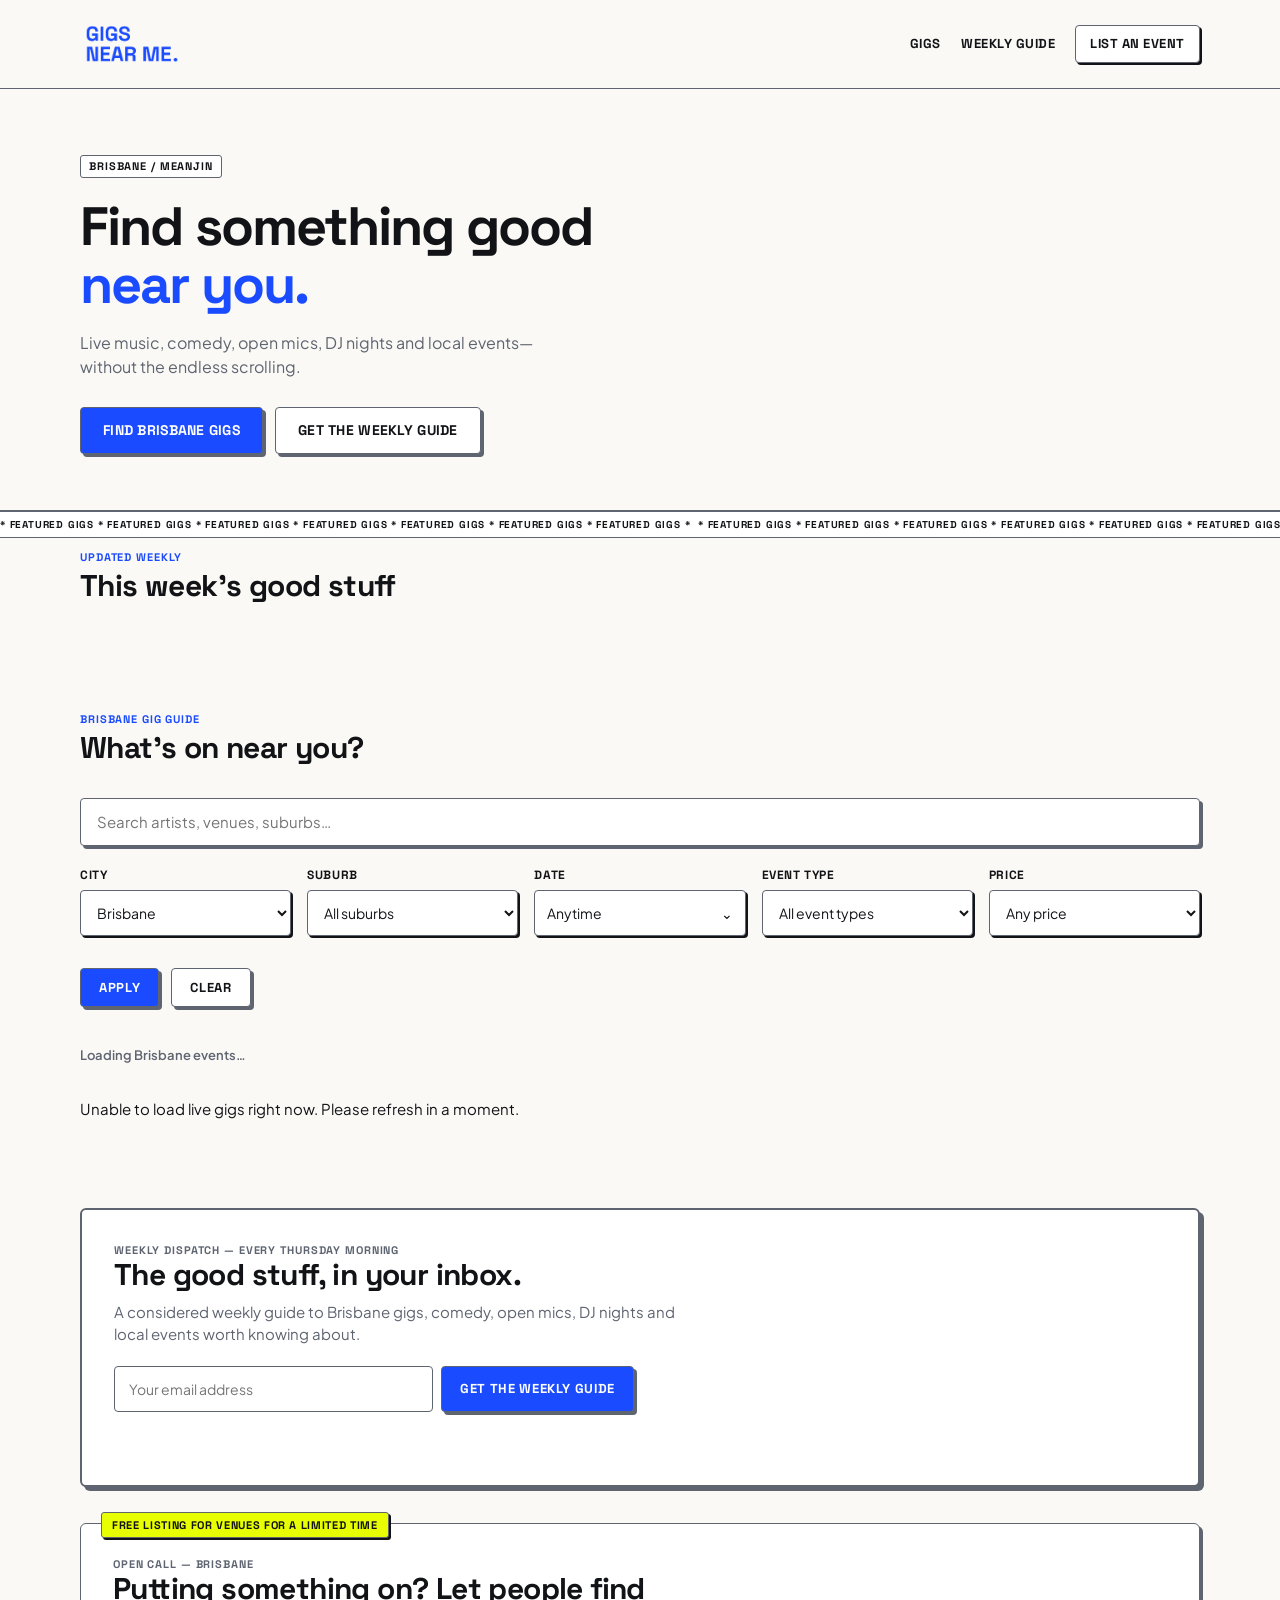
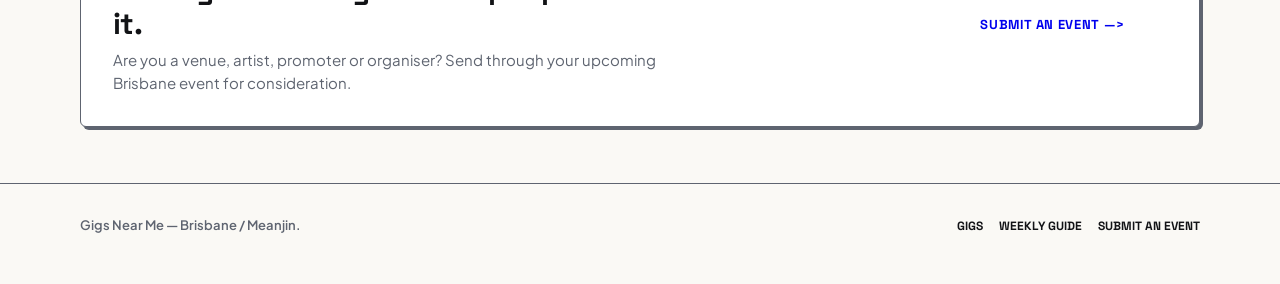
<file: index.html>
<!DOCTYPE html>
<html lang="en">
<head>
  <meta charset="UTF-8">
  <meta name="viewport" content="width=device-width, initial-scale=1.0">

  <title>Gigs Near Me — Brisbane events, gigs and comedy</title>
  <meta
    name="description"
    content="Find live music, comedy, open mics, DJ nights and local events in Brisbane."
  >

  <link rel="preconnect" href="https://fonts.googleapis.com">
  <link rel="preconnect" href="https://fonts.gstatic.com" crossorigin>
  <link
    href="https://fonts.googleapis.com/css2?family=Plus+Jakarta+Sans:wght@400;500;600&family=Space+Grotesk:wght@600;700&display=swap"
    rel="stylesheet"
  >

  <link rel="stylesheet" href="style.css">
</head>

<body>
  <header class="site-header">
    <div class="container nav-inner">
      <a href="#top" class="brand-link" aria-label="Gigs Near Me home">
        <img
          src="./assets/GNM_Logo_Cobalt.png"
          alt="Gigs Near Me"
          class="site-logo"
        >
      </a>

      <nav class="nav-links" aria-label="Main navigation">
        <a href="#events">Gigs</a>
        <a href="#newsletter">Weekly guide</a>
        <a href="#submit" class="nav-submit-link">List an event</a>
      </nav>
    </div>
  </header>

  <main id="top">
                <section class="hero">
      <div class="container hero-container">
        <div class="hero-content">
          <span class="section-label">BRISBANE / MEANJIN</span>
          <h1>
            Find something good<br>
            <span>near you.</span>
          </h1>
          <p class="hero-subtitle">
            Live music, comedy, open mics, DJ nights and local events—without the endless scrolling.
          </p>
          <div class="hero-actions">
            <a href="#events" class="btn btn-primary">Find Brisbane gigs</a>
            <a href="#newsletter" class="btn btn-secondary">Get the weekly guide</a>
          </div>
        </div>

        <!-- Hero Utility Tile (Refined Live Guide Pass) -->
      </div>
    </section>

    <section class="marquee-ribbon" aria-label="What Gigs Near Me offers">
  <div class="marquee-track">
    <span>* FEATURED GIGS * FEATURED GIGS * FEATURED GIGS * FEATURED GIGS * FEATURED GIGS * FEATURED GIGS * FEATURED GIGS *&nbsp;</span>
<span>* FEATURED GIGS * FEATURED GIGS * FEATURED GIGS * FEATURED GIGS * FEATURED GIGS * FEATURED GIGS * FEATURED GIGS *&nbsp;</span>
  </div>
</section>

        <!-- 1. FEATURED SECTION (Always visible 3 curated picks) -->
    <section class="featured-section" id="featured">
      <div class="container">
        <div class="section-heading">
          <div>
            <p class="section-kicker">UPDATED WEEKLY</p>
<h2>This week's good stuff</h2>
        </div>

        <!-- Static container for the 3 featured cards -->
        <div id="featured-grid" class="events-grid featured-grid">
          <!-- The 3 featured cards will render here -->
        </div>
      </div>
    </section>

    <!-- 2. ALL GIGS & SEARCH RESULTS -->
    <section class="discovery-section" id="events">
      <div class="container">
        <div class="section-heading" style="margin-top: 16px;">
          <div>
            <p class="section-kicker">BRISBANE GIG GUIDE</p>
            <h2>What’s on near you?</h2>
          </div>
        </div>

        <div class="search-row">
          <label class="visually-hidden" for="event-search">
            Search events
          </label>

          <input
            id="event-search"
            class="event-search"
            type="search"
            placeholder="Search artists, venues, suburbs…"
            autocomplete="off"
          >

        </div>

        <!-- City, suburb, date, event type and price filters -->
<div class="filter-bar" role="search" aria-label="Event filters">

  <div class="filter-group">
    <label for="filter-city">City</label>
    <select id="filter-city" class="filter-select">
      <option value="brisbane">Brisbane</option>
      <option value="melbourne" disabled>Melbourne — Coming soon</option>
      <option value="sydney" disabled>Sydney — Coming soon</option>
    </select>
  </div>

  <div class="filter-group">
    <label for="filter-suburb">Suburb</label>
    <select id="filter-suburb" class="filter-select">
      <option value="all">All suburbs</option>
      <option value="Fortitude Valley">Fortitude Valley</option>
      <option value="West End">West End</option>
      <option value="South Brisbane">South Brisbane</option>
      <option value="Brisbane CBD">Brisbane CBD</option>
      <option value="New Farm">New Farm</option>
      <option value="Teneriffe">Teneriffe</option>
      <option value="Newstead">Newstead</option>
      <option value="Woolloongabba">Woolloongabba</option>
      <option value="Paddington">Paddington</option>
      <option value="Milton">Milton</option>
      <option value="Northside">Northside</option>
      <option value="Inner South">Inner South</option>
      <option value="Bayside / Redlands">Bayside / Redlands</option>
      <option value="Outer Brisbane">Outer Brisbane</option>
    </select>
  </div>

  <div class="filter-group date-picker-wrapper">
    <label for="date-trigger-btn">Date</label>

    <button
      type="button"
      id="date-trigger-btn"
      class="filter-select date-trigger"
      aria-haspopup="dialog"
      aria-expanded="false"
      aria-controls="date-picker-modal"
    >
      <span id="date-trigger-label">Anytime</span>
      <span aria-hidden="true">⌄</span>
    </button>

    <div
      id="date-picker-modal"
      class="date-modal"
      role="dialog"
      aria-labelledby="date-picker-title"
      hidden
    >
      <div class="date-modal-header">
        <h3 id="date-picker-title">When do you want to go?</h3>
        <button
          type="button"
          id="date-modal-close"
          class="modal-close-btn"
          aria-label="Close date picker"
        >×</button>
      </div>

      <div class="date-modal-body">
        <div class="date-presets-panel" aria-label="Date presets">
          <button type="button" class="preset-btn active" data-preset="anytime" aria-pressed="true">
            <span>Anytime</span>
            <span class="preset-count" id="count-anytime">0</span>
          </button>
          <button type="button" class="preset-btn" data-preset="tonight" aria-pressed="false">
            <span>Tonight</span>
            <span class="preset-count" id="count-tonight">0</span>
          </button>
          <button type="button" class="preset-btn" data-preset="tomorrow" aria-pressed="false">
            <span>Tomorrow</span>
            <span class="preset-count" id="count-tomorrow">0</span>
          </button>
          <button type="button" class="preset-btn" data-preset="this-weekend" aria-pressed="false">
            <span>This weekend</span>
            <span class="preset-count" id="count-weekend">0</span>
          </button>
          <button type="button" class="preset-btn" data-preset="this-week" aria-pressed="false">
            <span>This week</span>
            <span class="preset-count" id="count-week">0</span>
          </button>
          <button type="button" class="preset-btn" data-preset="next-7-days" aria-pressed="false">
            <span>Next 7 days</span>
            <span class="preset-count" id="count-7days">0</span>
          </button>
          <button type="button" class="preset-btn" data-preset="next-30-days" aria-pressed="false">
            <span>Next 30 days</span>
            <span class="preset-count" id="count-30days">0</span>
          </button>
        </div>

        <div class="date-calendar-panel">
          <label class="checkbox-label" for="range-toggle-checkbox">
            <input type="checkbox" id="range-toggle-checkbox">
            Choose a date range
          </label>

          <div class="calendar-navigation">
            <button type="button" id="cal-prev-month" class="cal-nav-btn" aria-label="Previous month">←</button>
            <span id="cal-month-label" class="calendar-month-title" aria-live="polite"></span>
            <button type="button" id="cal-next-month" class="cal-nav-btn" aria-label="Next month">→</button>
          </div>

          <div class="calendar-weekdays" aria-hidden="true">
            <span>M</span><span>T</span><span>W</span>
            <span>T</span><span>F</span><span>S</span><span>S</span>
          </div>

          <div id="calendar-days-grid" class="calendar-days-grid"></div>
          <p class="calendar-help">Choose dates up to six months ahead.</p>
        </div>
      </div>

  <div class="date-modal-footer">
  <div aria-live="polite">
    <div id="footer-selection-label">Anytime</div>
    <div id="footer-selection-sub">0 matching gigs</div>
  </div>
  <button type="button" id="date-apply-btn" class="btn btn-primary">Apply</button>
  <button type="button" id="date-clear-btn" class="btn btn-secondary">Clear</button>
</div>
</div>
</div>


  <div class="filter-group">
    <label for="filter-type">Event type</label>
    <select id="filter-type" class="filter-select">
      <option value="all">All event types</option>
      <option value="Live music">Live music</option>
      <option value="DJ nights">DJ nights / electronic</option>
      <option value="Open mic">Open mic</option>
      <option value="Comedy">Comedy</option>
      <option value="Arts / culture">Arts / culture</option>
      <option value="Community events">Community events</option>
    </select>
  </div>

  <div class="filter-group">
    <label for="filter-price">Price</label>
    <select id="filter-price" class="filter-select">
      <option value="all">Any price</option>
      <option value="free">Free</option>
      <option value="under-15">Under AUD 15</option>
      <option value="15-30">AUD 15–30</option>
      <option value="30-50">AUD 30–50</option>
      <option value="50-plus">AUD 50+</option>
    </select>
  </div>

          <div class="filter-actions-row" style="display: flex; gap: 12px; margin-top: 16px; margin-bottom: 2px;">
          <button type="button" id="filter-apply-btn" class="btn btn-primary">Apply</button>
<button type="button" id="filter-clear-btn" class="btn btn-secondary">Clear</button>
        </div>

</div>

        <div class="results-row">
          <p id="events-count-label" aria-live="polite">
            Loading Brisbane events…
          </p>

          <button type="button" id="reset-filters" class="reset-button" hidden>
            Clear filters
          </button>
        </div>

<div id="events-grid" class="event-results">
          <!-- Event cards are created by app.js -->
        </div>
      </div>
    </section>

    <section class="container" id="newsletter">
      <div class="newsletter-section gnm-card">
        <div class="newsletter-copy">
          <p class="section-kicker">WEEKLY DISPATCH — EVERY THURSDAY MORNING</p>
          <h2>The good stuff, in your inbox.</h2>
          <p>
            A considered weekly guide to Brisbane gigs, comedy, open mics, DJ nights and local events worth knowing about.
          </p>
        </div>

        <form id="newsletter-form" novalidate>
          <label class="visually-hidden" for="newsletter-email">
            Your email address
          </label>

          <div class="newsletter-form-row">
            <input
              id="newsletter-email"
              class="gnm-input"
              type="email"
              placeholder="Your email address"
              autocomplete="email"
              required
            >

            <button type="submit" class="btn btn-primary">
              Get the weekly guide
            </button>
          </div>

          <p id="newsletter-feedback" class="form-feedback" aria-live="polite"></p>
        </form>
      </div>
    </section>

    <section class="container" id="submit">
      <div class="submission-section gnm-card">
        <div class="submission-tag">Free listing for venues for a limited time</div>

        <div class="submission-content">
          <p class="section-kicker">OPEN CALL — BRISBANE</p>
          <h2>Putting something on? Let people find it.</h2>
          <p>
            Are you a venue, artist, promoter or organiser? Send through your upcoming Brisbane event for consideration.
          </p>
        </div>

        <!-- Replace this URL with your real Tally or Google Form URL before launch. -->
        <a
          href="https://tally.so"
          class="btn btn-utility"
          target="_blank"
          rel="noopener noreferrer"
        >
          Submit an event —&gt;
        </a>
      </div>
    </section>
  </main>

  <footer>
    <div class="container footer-inner">
      <p>Gigs Near Me — Brisbane / Meanjin.</p>

      <div class="footer-links">
        <a href="#events">Gigs</a>
        <a href="#newsletter">Weekly guide</a>
        <a href="#submit">Submit an event</a>
      </div>
    </div>
  </footer>

  <script src="app.js"></script>
</body>
</html>
</file>
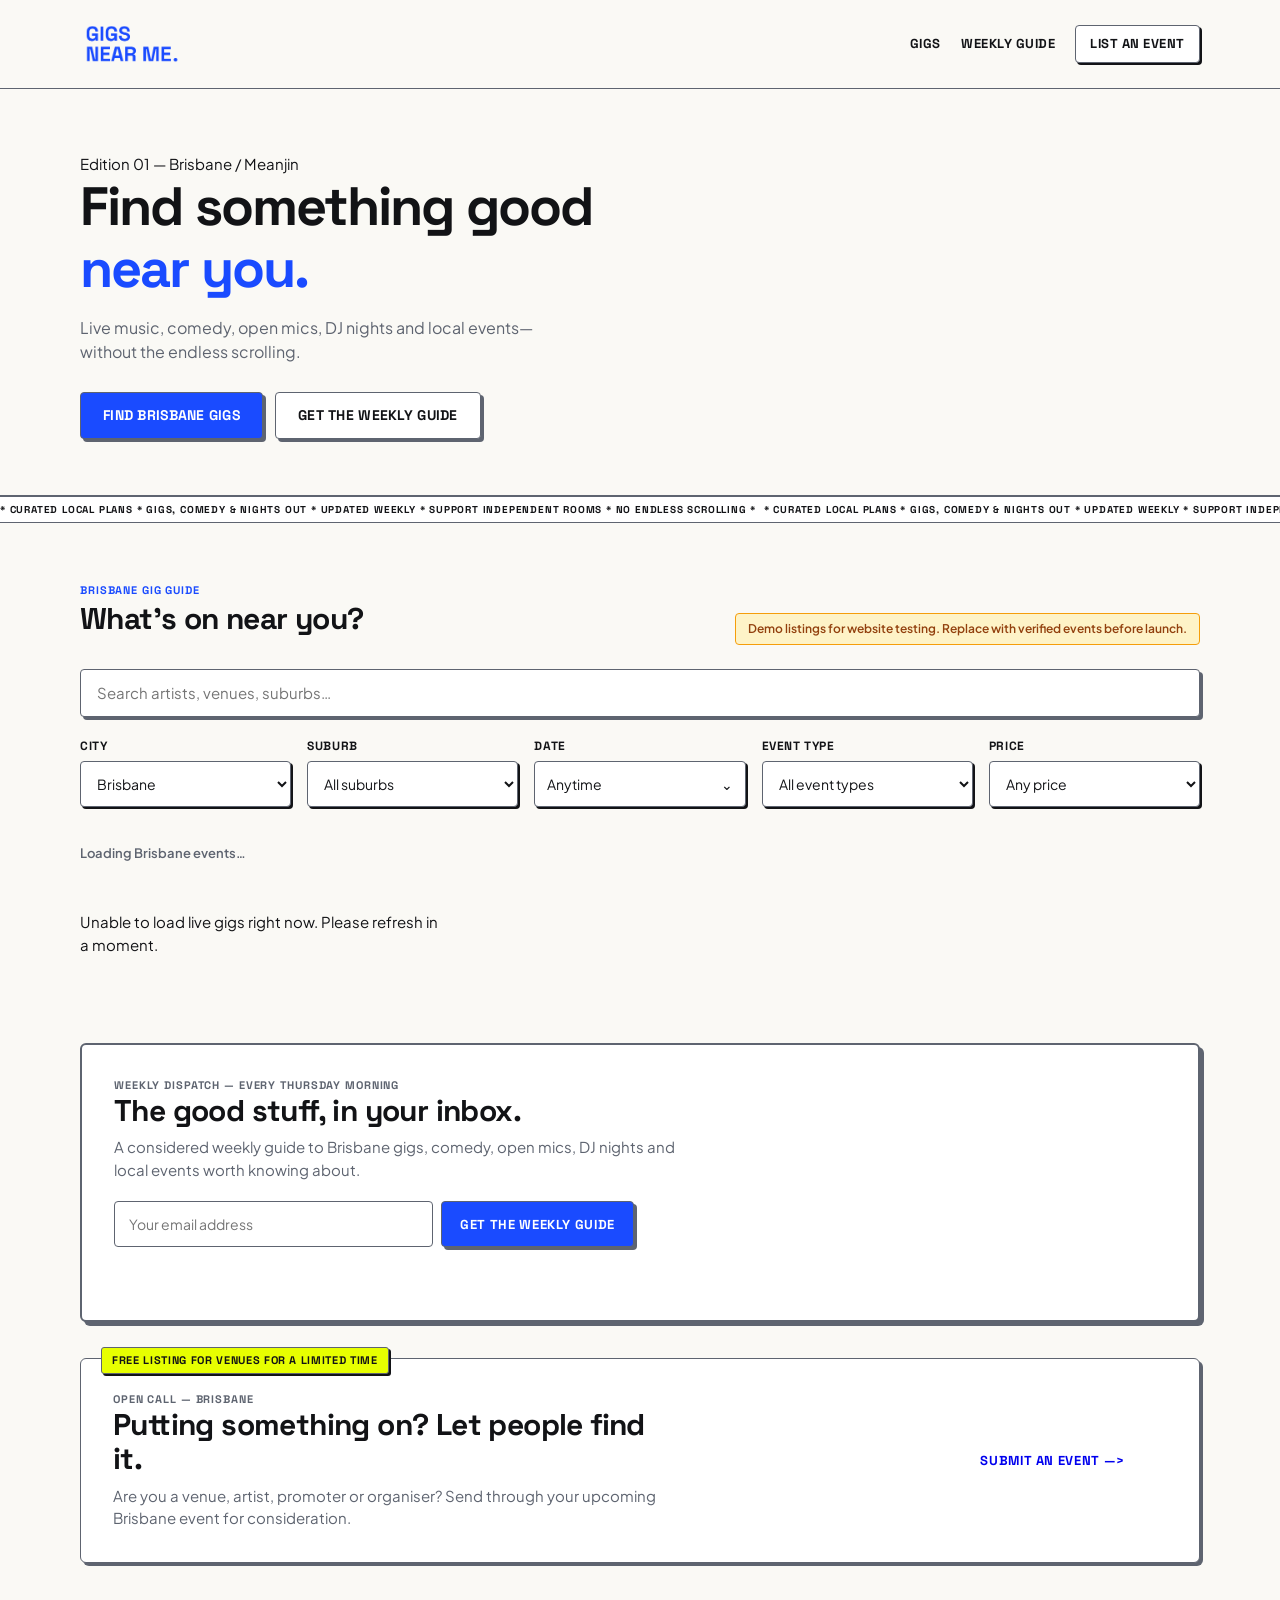
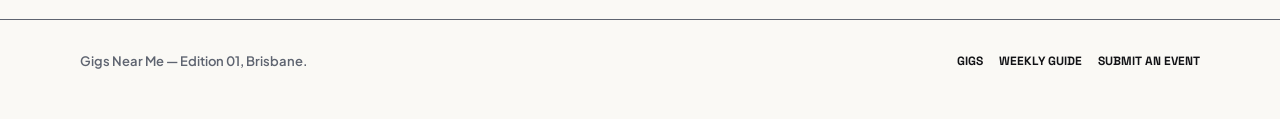
<file: index-backup.html>
<!DOCTYPE html>
<html lang="en">
<head>
  <meta charset="UTF-8">
  <meta name="viewport" content="width=device-width, initial-scale=1.0">

  <title>Gigs Near Me — Brisbane events, gigs and comedy</title>
  <meta
    name="description"
    content="Find live music, comedy, open mics, DJ nights and local events in Brisbane."
  >

  <link rel="preconnect" href="https://fonts.googleapis.com">
  <link rel="preconnect" href="https://fonts.gstatic.com" crossorigin>
  <link
    href="https://fonts.googleapis.com/css2?family=Plus+Jakarta+Sans:wght@400;500;600&family=Space+Grotesk:wght@600;700&display=swap"
    rel="stylesheet"
  >

  <link rel="stylesheet" href="style.css">
</head>

<body>
  <header class="site-header">
    <div class="container nav-inner">
      <a href="#top" class="brand-link" aria-label="Gigs Near Me home">
        <img
          src="./assets/GNM_Logo_Cobalt.png"
          alt="Gigs Near Me"
          class="site-logo"
        >
      </a>

      <nav class="nav-links" aria-label="Main navigation">
        <a href="#events">Gigs</a>
        <a href="#newsletter">Weekly guide</a>
        <a href="#submit" class="nav-submit-link">List an event</a>
      </nav>
    </div>
  </header>

  <main id="top">
    <section class="hero">
      <div class="container">
        <div class="edition-tag">Edition 01 — Brisbane / Meanjin</div>

        <h1>
          Find something good<br>
          <span>near you.</span>
        </h1>

        <p class="hero-subtitle">
          Live music, comedy, open mics, DJ nights and local events—without the endless scrolling.
        </p>

        <div class="hero-actions">
          <a href="#events" class="btn btn-primary">Find Brisbane gigs</a>
          <a href="#newsletter" class="btn btn-secondary">Get the weekly guide</a>
        </div>
      </div>
    </section>

    <section class="marquee-ribbon" aria-label="What Gigs Near Me offers">
  <div class="marquee-track">
    <span>* CURATED LOCAL PLANS * GIGS, COMEDY &amp; NIGHTS OUT * UPDATED WEEKLY * SUPPORT INDEPENDENT ROOMS * NO ENDLESS SCROLLING *&nbsp;</span>
    <span>* CURATED LOCAL PLANS * GIGS, COMEDY &amp; NIGHTS OUT * UPDATED WEEKLY * SUPPORT INDEPENDENT ROOMS * NO ENDLESS SCROLLING *&nbsp;</span>
  </div>
</section>

    <section class="discovery-section" id="events">
      <div class="container">
        <div class="section-heading">
          <div>
            <p class="section-kicker">BRISBANE GIG GUIDE</p>
            <h2>What’s on near you?</h2>
          </div>

          <p class="demo-note">
            Demo listings for website testing. Replace with verified events before launch.
          </p>
        </div>

        <div class="search-row">
          <label class="visually-hidden" for="event-search">
            Search events
          </label>

          <input
            id="event-search"
            class="event-search"
            type="search"
            placeholder="Search artists, venues, suburbs…"
            autocomplete="off"
          >

        </div>

        <!-- City, suburb, date, event type and price filters -->
<div class="filter-bar" role="search" aria-label="Event filters">

  <div class="filter-group">
    <label for="filter-city">City</label>
    <select id="filter-city" class="filter-select">
      <option value="brisbane">Brisbane</option>
      <option value="melbourne" disabled>Melbourne — Coming soon</option>
      <option value="sydney" disabled>Sydney — Coming soon</option>
    </select>
  </div>

  <div class="filter-group">
    <label for="filter-suburb">Suburb</label>
    <select id="filter-suburb" class="filter-select">
      <option value="all">All suburbs</option>
      <option value="Fortitude Valley">Fortitude Valley</option>
      <option value="West End">West End</option>
      <option value="South Brisbane">South Brisbane</option>
      <option value="Brisbane CBD">Brisbane CBD</option>
      <option value="New Farm">New Farm</option>
      <option value="Teneriffe">Teneriffe</option>
      <option value="Newstead">Newstead</option>
      <option value="Woolloongabba">Woolloongabba</option>
      <option value="Paddington">Paddington</option>
      <option value="Milton">Milton</option>
      <option value="Northside">Northside</option>
      <option value="Inner South">Inner South</option>
      <option value="Bayside / Redlands">Bayside / Redlands</option>
      <option value="Outer Brisbane">Outer Brisbane</option>
    </select>
  </div>

  <div class="filter-group date-picker-wrapper">
    <label for="date-trigger-btn">Date</label>

    <button
      type="button"
      id="date-trigger-btn"
      class="filter-select date-trigger"
      aria-haspopup="dialog"
      aria-expanded="false"
      aria-controls="date-picker-modal"
    >
      <span id="date-trigger-label">Anytime</span>
      <span aria-hidden="true">⌄</span>
    </button>

    <div
      id="date-picker-modal"
      class="date-modal"
      role="dialog"
      aria-labelledby="date-picker-title"
      hidden
    >
      <div class="date-modal-header">
        <h3 id="date-picker-title">When do you want to go?</h3>
        <button
          type="button"
          id="date-modal-close"
          class="modal-close-btn"
          aria-label="Close date picker"
        >×</button>
      </div>

      <div class="date-modal-body">
        <div class="date-presets-panel" aria-label="Date presets">
          <button type="button" class="preset-btn active" data-preset="anytime" aria-pressed="true">
            <span>Anytime</span>
            <span class="preset-count" id="count-anytime">0</span>
          </button>
          <button type="button" class="preset-btn" data-preset="tonight" aria-pressed="false">
            <span>Tonight</span>
            <span class="preset-count" id="count-tonight">0</span>
          </button>
          <button type="button" class="preset-btn" data-preset="tomorrow" aria-pressed="false">
            <span>Tomorrow</span>
            <span class="preset-count" id="count-tomorrow">0</span>
          </button>
          <button type="button" class="preset-btn" data-preset="this-weekend" aria-pressed="false">
            <span>This weekend</span>
            <span class="preset-count" id="count-weekend">0</span>
          </button>
          <button type="button" class="preset-btn" data-preset="this-week" aria-pressed="false">
            <span>This week</span>
            <span class="preset-count" id="count-week">0</span>
          </button>
          <button type="button" class="preset-btn" data-preset="next-7-days" aria-pressed="false">
            <span>Next 7 days</span>
            <span class="preset-count" id="count-7days">0</span>
          </button>
          <button type="button" class="preset-btn" data-preset="next-30-days" aria-pressed="false">
            <span>Next 30 days</span>
            <span class="preset-count" id="count-30days">0</span>
          </button>
        </div>

        <div class="date-calendar-panel">
          <label class="checkbox-label" for="range-toggle-checkbox">
            <input type="checkbox" id="range-toggle-checkbox">
            Choose a date range
          </label>

          <div class="calendar-navigation">
            <button type="button" id="cal-prev-month" class="cal-nav-btn" aria-label="Previous month">←</button>
            <span id="cal-month-label" class="calendar-month-title" aria-live="polite"></span>
            <button type="button" id="cal-next-month" class="cal-nav-btn" aria-label="Next month">→</button>
          </div>

          <div class="calendar-weekdays" aria-hidden="true">
            <span>M</span><span>T</span><span>W</span>
            <span>T</span><span>F</span><span>S</span><span>S</span>
          </div>

          <div id="calendar-days-grid" class="calendar-days-grid"></div>
          <p class="calendar-help">Choose dates up to six months ahead.</p>
        </div>
      </div>

  <div class="date-modal-footer">
  <div aria-live="polite">
    <div id="footer-selection-label">Anytime</div>
    <div id="footer-selection-sub">0 matching gigs</div>
  </div>
  <button type="button" id="date-apply-btn" class="btn btn-primary">Apply</button>
  <button type="button" id="date-clear-btn" class="btn btn-secondary">Clear</button>
</div>
</div>
</div>


  <div class="filter-group">
    <label for="filter-type">Event type</label>
    <select id="filter-type" class="filter-select">
      <option value="all">All event types</option>
      <option value="Live music">Live music</option>
      <option value="DJ nights">DJ nights / electronic</option>
      <option value="Open mic">Open mic</option>
      <option value="Comedy">Comedy</option>
      <option value="Arts / culture">Arts / culture</option>
      <option value="Community events">Community events</option>
    </select>
  </div>

  <div class="filter-group">
    <label for="filter-price">Price</label>
    <select id="filter-price" class="filter-select">
      <option value="all">Any price</option>
      <option value="free">Free</option>
      <option value="under-15">Under AUD 15</option>
      <option value="15-30">AUD 15–30</option>
      <option value="30-50">AUD 30–50</option>
      <option value="50-plus">AUD 50+</option>
    </select>
  </div>

</div>

        <div class="results-row">
          <p id="events-count-label" aria-live="polite">
            Loading Brisbane events…
          </p>

          <button type="button" id="reset-filters" class="reset-button" hidden>
            Clear filters
          </button>
        </div>

        <div id="events-grid" class="events-grid">
          <!-- Event cards are created by app.js -->
        </div>
      </div>
    </section>

    <section class="container" id="newsletter">
      <div class="newsletter-section gnm-card">
        <div class="newsletter-copy">
          <p class="section-kicker">WEEKLY DISPATCH — EVERY THURSDAY MORNING</p>
          <h2>The good stuff, in your inbox.</h2>
          <p>
            A considered weekly guide to Brisbane gigs, comedy, open mics, DJ nights and local events worth knowing about.
          </p>
        </div>

        <form id="newsletter-form" novalidate>
          <label class="visually-hidden" for="newsletter-email">
            Your email address
          </label>

          <div class="newsletter-form-row">
            <input
              id="newsletter-email"
              class="gnm-input"
              type="email"
              placeholder="Your email address"
              autocomplete="email"
              required
            >

            <button type="submit" class="btn btn-primary">
              Get the weekly guide
            </button>
          </div>

          <p id="newsletter-feedback" class="form-feedback" aria-live="polite"></p>
        </form>
      </div>
    </section>

    <section class="container" id="submit">
      <div class="submission-section gnm-card">
        <div class="submission-tag">Free listing for venues for a limited time</div>

        <div class="submission-content">
          <p class="section-kicker">OPEN CALL — BRISBANE</p>
          <h2>Putting something on? Let people find it.</h2>
          <p>
            Are you a venue, artist, promoter or organiser? Send through your upcoming Brisbane event for consideration.
          </p>
        </div>

        <!-- Replace this URL with your real Tally or Google Form URL before launch. -->
        <a
          href="https://tally.so"
          class="btn btn-utility"
          target="_blank"
          rel="noopener noreferrer"
        >
          Submit an event —&gt;
        </a>
      </div>
    </section>
  </main>

  <footer>
    <div class="container footer-inner">
      <p>Gigs Near Me — Edition 01, Brisbane.</p>

      <div class="footer-links">
        <a href="#events">Gigs</a>
        <a href="#newsletter">Weekly guide</a>
        <a href="#submit">Submit an event</a>
      </div>
    </div>
  </footer>

  <script src="app.js"></script>
</body>
</html>
</file>
<file: style.css>
/* ========================================================
   GIGS NEAR ME — BRAND SYSTEM 2.0 (TACTILE PRINT / ZINE)
   ======================================================== */

:root {
  /* Canvas & Ink */
  --canvas-bg: #FAF9F5;
  --surface-card: #FFFFFF;
  --ink-primary: #121316;
  --ink-muted: #5E6470;
  --border-divider: #E5E2D9;

  /* Brand Accents */
  --cobalt: #1A4BFF;
  --cobalt-hover: #0E3CD8;
  --terracotta: #FF5733;
  --citron: #E7FF00;
  --periwinkle: #E9E6FF;
  --periwinkle-ink: #3B28B0;
  --sprout: #DCFCE7;
  --sprout-ink: #166534;
  --forest: #166534;

  /* Tactile Structural Rules (Muted Lead #5E6470) */
  --border-hard: 1.5px solid #5E6470;
  --border-thick: 2px solid #5E6470;
  --shadow-tactile: 3px 3px 0px #5E6470;
  --shadow-tactile-lg: 4px 4px 0px #5E6470;
  --shadow-hover: 4px 4px 0px #1A4BFF;

  /* Typography */
  --font-display: 'Space Grotesk', -apple-system, BlinkMacSystemFont, sans-serif;
  --font-body: 'Plus Jakarta Sans', -apple-system, BlinkMacSystemFont, sans-serif;

  /* Layout */
  --content-width: 1120px;
}

/* ========================================================
   REUSABLE CODED GRAPHIC DEVICES (BRIEF SECTION 3)
   ======================================================== */

/* 3.1 Section Labels (Neutral, Cobalt, Terracotta, Citron, Sprout) */
.section-label {
  display: inline-block;
  font-family: var(--font-display);
  font-size: 11px;
  font-weight: 700;
  text-transform: uppercase;
  letter-spacing: 0.08em;
  padding: 5px 8px;
  border-radius: 3px;
  line-height: 1;
  border: var(--border-hard);
  background: var(--surface-card);
  color: var(--ink-primary);
  margin-bottom: 8px;
}

.section-label.is-cobalt {
  background: var(--cobalt);
  border-color: var(--cobalt);
  color: #FFFFFF;
}

.section-label.is-terracotta {
  background: var(--terracotta);
  border-color: var(--terracotta);
  color: #FFFFFF;
}

.section-label.is-citron {
  background: var(--citron);
  border-color: var(--ink-primary);
  color: var(--ink-primary);
}

.section-label.is-sprout {
  background: var(--sprout);
  border-color: var(--forest);
  color: var(--forest);
}

/* 3.2 Event Stickers */
.sticker-tag {
  display: inline-flex;
  align-items: center;
  font-family: var(--font-display);
  font-size: 11px;
  font-weight: 700;
  text-transform: uppercase;
  letter-spacing: 0.06em;
  padding: 3px 6px;
  border-radius: 3px;
  line-height: 1.2;
}

.sticker-tag.sticker-music {
  background: var(--terracotta);
  color: #FFFFFF;
}

.sticker-tag.sticker-comedy {
  background: var(--periwinkle);
  color: var(--periwinkle-ink);
}

.sticker-tag.sticker-arts {
  background: var(--periwinkle);
  color: var(--periwinkle-ink);
}

.sticker-tag.sticker-dj {
  background: var(--sprout);
  color: var(--forest);
}

.sticker-tag.sticker-openmic,
.sticker-tag.sticker-neutral {
  background: #FFFFFF;
  border: 1px solid var(--ink-muted);
  color: var(--ink-primary);
}

.sticker-tag.sticker-price.is-free {
  background: var(--citron);
  border-color: var(--ink-primary);
  color: var(--ink-primary);
}

.sticker-tag.sticker-featured {
  background: var(--cobalt);
  color: #FFFFFF;
}

* {
  box-sizing: border-box;
}

body {
  margin: 0;
  background-color: var(--canvas-bg);
  color: var(--ink-primary);
  font-family: var(--font-body);
  font-size: 15px;
  line-height: 1.5;
  -webkit-font-smoothing: antialiased;
}

/* Headings */
h1, h2, h3, h4 {
  font-family: var(--font-display);
  font-weight: 700;
  line-height: 1.15;
  color: var(--ink-primary);
  margin-top: 0;
}

h1 {
  font-size: clamp(36px, 6vw, 54px);
  letter-spacing: -0.035em;
  margin-bottom: 16px;
}

h1 span {
  color: var(--cobalt);
}

h2 {
  font-size: clamp(24px, 3.5vw, 30px);
  letter-spacing: -0.02em;
  margin-bottom: 8px;
}

.container {
  width: min(calc(100% - 32px), var(--content-width));
  margin-inline: auto;
}

/* Accessible focus ring */
:focus-visible {
  outline: 3px solid var(--cobalt);
  outline-offset: 2px;
}

.visually-hidden {
  position: absolute;
  width: 1px;
  height: 1px;
  padding: 0;
  margin: -1px;
  overflow: hidden;
  clip: rect(0, 0, 0, 0);
  white-space: nowrap;
  border: 0;
}

@media (prefers-reduced-motion: reduce) {
  *, *::before, *::after {
    animation: none !important;
    transition: none !important;
    scroll-behavior: auto !important;
  }
}

/* ========================================================
   HEADER & NAVIGATION
   ======================================================== */
.site-header {
  background: var(--canvas-bg);
  border-bottom: var(--border-hard);
  padding: 16px 0;
  position: sticky;
  top: 0;
  z-index: 50;
}

.nav-inner {
  display: flex;
  align-items: center;
  justify-content: space-between;
  gap: 16px;
}

.brand-link {
  display: inline-flex;
  align-items: center;
  text-decoration: none;
}

.site-logo {
  height: 56px;
  width: auto;
  max-width: 100%;
  object-fit: contain;
  display: block;
}

.nav-links {
  display: flex;
  align-items: center;
  gap: 20px;
}

.nav-links a {
  color: var(--ink-primary);
  text-decoration: none;
  font-family: var(--font-display);
  font-weight: 700;
  font-size: 13px;
  text-transform: uppercase;
  letter-spacing: 0.04em;
}

.nav-links a:hover {
  color: var(--cobalt);
}

.nav-submit-link {
  padding: 8px 14px;
  border: var(--border-hard);
  border-radius: 4px;
  background: var(--surface-card);
  box-shadow: 2px 2px 0px var(--ink-primary);
  transition: all 0.1s ease;
}

.nav-submit-link:hover {
  transform: translate(-1px, -1px);
  box-shadow: 3px 3px 0px var(--ink-primary);
}

/* ========================================================
   HERO SECTION & LIVE DISPATCH TILE
   ======================================================== */
.hero {
  padding: 64px 0 56px 0;
  border-bottom: var(--border-hard);
  background: var(--canvas-bg);
}

.hero-container {
  display: flex;
  align-items: center;
  justify-content: space-between;
  gap: 56px;
}

.hero-content {
  flex: 1;
  max-width: 580px;
}

.hero-content h1 {
  font-family: var(--font-display);
  font-size: 52px;
  line-height: 1.05;
  letter-spacing: -0.035em;
  font-weight: 700;
  color: var(--ink-primary);
  margin: 12px 0 16px 0;
}

.hero-content h1 span {
  color: var(--cobalt);
}

.hero-subtitle {
  font-family: var(--font-body);
  font-size: 16px;
  line-height: 1.5;
  color: var(--ink-muted);
  margin: 0 0 28px 0;
  max-width: 500px;
}

/* Restored Hero CTA Buttons */
.hero-actions {
  display: flex;
  flex-wrap: wrap;
  gap: 12px;
  align-items: center;
}

.hero-actions .btn {
  display: inline-flex;
  align-items: center;
  justify-content: center;
  padding: 12px 22px;
  font-family: var(--font-display);
  font-size: 14px;
  font-weight: 700;
  letter-spacing: 0.02em;
  text-transform: uppercase;
  text-decoration: none;
  border-radius: 4px;
  transition: transform 0.1s ease, box-shadow 0.1s ease;
}

.hero-actions .btn-primary {
  background: var(--cobalt);
  color: #FFFFFF;
  border: var(--border-hard);
  box-shadow: var(--shadow-tactile);
}

.hero-actions .btn-primary:hover {
  background: var(--cobalt-hover);
  transform: translate(-1px, -1px);
  box-shadow: var(--shadow-tactile-lg);
}

.hero-actions .btn-secondary {
  background: var(--surface-card);
  color: var(--ink-primary);
  border: var(--border-hard);
}

.hero-actions .btn-secondary:hover {
  background: #F3F1EB;
}

/* Live Dispatch Utility Tile */
.hero-utility-tile {
  width: 100%;
  max-width: 340px;
  background: var(--surface-card);
  border: var(--border-hard);
  box-shadow: var(--shadow-tactile-lg);
  border-radius: 4px;
  overflow: hidden;
  display: flex;
  flex-direction: column;
  flex-shrink: 0;
}

.tile-header {
  display: flex;
  justify-content: space-between;
  align-items: center;
  padding: 10px 14px;
  background: var(--canvas-bg);
  border-bottom: var(--border-hard);
  font-family: var(--font-display);
  font-size: 11px;
  font-weight: 700;
  letter-spacing: 0.06em;
  color: var(--ink-muted);
}

.tile-pill {
  color: var(--ink-primary);
}

.tile-cobalt-block {
  background: var(--cobalt);
  color: #FFFFFF;
  padding: 22px 18px 20px 18px;
  border-bottom: var(--border-hard);
}

.tile-cobalt-kicker {
  display: block;
  font-family: var(--font-display);
  font-size: 10px;
  font-weight: 700;
  letter-spacing: 0.09em;
  text-transform: uppercase;
  color: var(--citron);
  margin-bottom: 6px;
}

.tile-metric-headline {
  font-family: var(--font-display);
  font-size: 42px;
  line-height: 0.95;
  font-weight: 700;
  letter-spacing: -0.03em;
  margin: 0 0 4px 0;
  color: #FFFFFF;
}

.tile-metric-sub {
  font-family: var(--font-display);
  font-size: 11px;
  font-weight: 700;
  letter-spacing: 0.08em;
  color: rgba(255, 255, 255, 0.85);
}

.tile-footer {
  padding: 14px 18px;
  background: var(--surface-card);
}

.tile-utility-text {
  display: flex;
  justify-content: space-between;
  align-items: center;
  font-family: var(--font-display);
  font-size: 11px;
  letter-spacing: 0.05em;
  color: var(--ink-primary);
  margin-bottom: 10px;
}

.tile-utility-text span {
  font-weight: 600;
  color: var(--ink-muted);
}

.tile-utility-text strong {
  font-weight: 700;
}

.tile-meta-row {
  display: flex;
  align-items: center;
  gap: 8px;
  padding-top: 10px;
  border-top: 1px dashed var(--border-divider);
}

.tile-status-dot {
  width: 7px;
  height: 7px;
  border-radius: 50%;
  background: var(--forest);
  display: inline-block;
  box-shadow: 0 0 0 2px var(--sprout);
}

.tile-status-text {
  font-family: var(--font-body);
  font-size: 11px;
  font-weight: 600;
  letter-spacing: 0.03em;
  color: var(--ink-muted);
}

@media (max-width: 860px) {
  .hero-container {
    flex-direction: column;
    align-items: flex-start;
    gap: 36px;
  }
  .hero-utility-tile {
    max-width: 100%;
  }
}

/* ========================================================
   RUNNING MARQUEE RIBBON
   ======================================================== */
.marquee-ribbon {
  overflow: hidden;
  white-space: nowrap;
  background: #FFFFFF;
  border-top: var(--border-hard);
  border-bottom: var(--border-hard);
  padding: 5px 0;
  font-family: var(--font-display);
  font-weight: 700;
  font-size: 10px;
  text-transform: uppercase;
  letter-spacing: 0.08em;
  color: var(--ink-primary);
}

.marquee-track {
  display: inline-block;
  white-space: nowrap;
  animation: marquee-scroll 30s linear infinite;
}

@keyframes marquee-scroll {
  0%   { transform: translateX(0); }
  100% { transform: translateX(-50%); }
}

/* ========================================================
   DISCOVERY SECTION & TACTILE FILTERS
   ======================================================== */
.discovery-section {
  padding: 48px 0 72px;
  scroll-margin-top: 80px;
}

.section-kicker {
  font-family: var(--font-display);
  font-size: 11px;
  font-weight: 700;
  letter-spacing: 0.08em;
  text-transform: uppercase;
  color: var(--cobalt);
  margin-bottom: 4px;
}

.section-heading {
  display: flex;
  justify-content: space-between;
  align-items: flex-end;
  gap: 16px;
  margin-bottom: 24px;
  flex-wrap: wrap;
}

.demo-note {
  font-size: 12px;
  font-weight: 600;
  color: #92400E;
  background: #FEF3C7;
  border: 1px solid #F59E0B;
  border-radius: 4px;
  padding: 6px 12px;
  margin: 0;
}

/* Search Row */
.search-row {
  display: flex;
  gap: 8px;
  margin-bottom: 14px;
}

.event-search {
  flex: 1;
  height: 48px;
  padding: 0 16px;
  font-family: var(--font-body);
  font-size: 15px;
  color: var(--ink-primary);
  background: #FFFFFF;
  border: var(--border-hard);
  border-radius: 4px;
  box-shadow: var(--shadow-tactile);
  outline: none;
}

.event-search:focus {
  outline: 2px solid var(--cobalt);
  outline-offset: 1px;
}

.city-badge {
  display: inline-flex;
  align-items: center;
  gap: 6px;
  padding: 0 14px;
  height: 48px;
  background: var(--surface-card);
  border: var(--border-hard);
  border-radius: 4px;
  box-shadow: var(--shadow-tactile);
  font-family: var(--font-display);
  font-weight: 700;
  font-size: 13px;
  letter-spacing: 0.04em;
  color: var(--ink-primary);
  cursor: pointer;
  white-space: nowrap;
}

/* Filter Chips */
.filter-chips {
  display: flex;
  gap: 8px;
  overflow-x: auto;
  padding-bottom: 6px;
  margin-bottom: 20px;
  -webkit-overflow-scrolling: touch;
}

.filter-chip {
  background: var(--surface-card);
  border: var(--border-hard);
  border-radius: 4px;
  padding: 8px 14px;
  font-family: var(--font-display);
  font-weight: 700;
  font-size: 12px;
  text-transform: uppercase;
  letter-spacing: 0.05em;
  color: var(--ink-primary);
  cursor: pointer;
  white-space: nowrap;
  box-shadow: 2px 2px 0px var(--ink-primary);
  transition: all 0.1s ease;
}

.filter-chip:hover {
  transform: translate(-1px, -1px);
  box-shadow: 3px 3px 0px var(--ink-primary);
}

.filter-chip.is-active {
  background: var(--ink-primary);
  color: #FFFFFF;
  transform: translate(1px, 1px);
  box-shadow: 1px 1px 0px var(--ink-primary);
}

.filter-chip.chip-free.is-active {
  background: var(--citron);
  color: var(--ink-primary);
}

.results-row {
  display: flex;
  justify-content: space-between;
  align-items: center;
  margin-bottom: 20px;
  font-size: 13px;
  font-weight: 600;
  color: var(--ink-muted);
}

.reset-button {
  background: none;
  border: none;
  color: var(--cobalt);
  font-family: var(--font-display);
  font-weight: 700;
  font-size: 13px;
  text-transform: uppercase;
  text-decoration: underline;
  cursor: pointer;
  padding: 0;
}

/* ========================================================
   EVENT CARDS & GRID
   ======================================================== */
.events-grid {
  display: grid;
  grid-template-columns: 1fr;
  gap: 20px;
}

@media (min-width: 680px) {
  .events-grid {
    grid-template-columns: repeat(2, 1fr);
  }
}

@media (min-width: 1024px) {
  .events-grid {
    grid-template-columns: repeat(3, 1fr);
  }
}

/* Tactile GNM Card */
.gnm-card {
  background: var(--surface-card);
  border: var(--border-hard);
  border-radius: 6px;
  box-shadow: var(--shadow-tactile);
  transition: transform 0.15s ease, box-shadow 0.15s ease;
}

.event-card {
  display: flex;
  flex-direction: column;
  overflow: hidden;
}

.event-card:hover {
  transform: translate(-2px, -2px);
  box-shadow: var(--shadow-hover);
}

/* 16:9 Visual Container */
.card-visual {
  position: relative;
  aspect-ratio: 16 / 9;
  background: #F4F2EA;
  border-bottom: var(--border-hard);
  display: flex;
  align-items: center;
  justify-content: center;
  overflow: hidden;
}

.card-visual-pattern {
  position: absolute;
  inset: 0;
  display: flex;
  align-items: center;
  justify-content: center;
  font-family: var(--font-display);
  font-weight: 800;
  font-size: 32px;
  letter-spacing: -0.04em;
  color: #DCD8CD;
  user-select: none;
}

.card-badges {
  position: absolute;
  top: 10px;
  left: 10px;
  right: 10px;
  display: flex;
  justify-content: space-between;
  align-items: flex-start;
  gap: 8px;
  z-index: 2;
}

/* Sticker Tags */
.sticker-tag {
  font-family: var(--font-display);
  font-weight: 700;
  font-size: 11px;
  text-transform: uppercase;
  letter-spacing: 0.05em;
  padding: 4px 8px;
  border: 1px solid var(--ink-primary);
  border-radius: 3px;
  display: inline-flex;
  align-items: center;
  line-height: 1;
  box-shadow: 1.5px 1.5px 0px var(--ink-primary);
}

.sticker-music {
  background: var(--terracotta);
  color: #FFFFFF;
}

.sticker-comedy {
  background: var(--periwinkle);
  color: var(--periwinkle-ink);
}

.sticker-dj {
  background: var(--sprout);
  color: var(--sprout-ink);
}

.sticker-openmic {
  background: #FFFFFF;
  color: var(--ink-primary);
}

.sticker-price {
  background: #FFFFFF;
  color: var(--ink-primary);
}

.sticker-price.is-free {
  background: var(--citron);
  color: var(--ink-primary);
}

/* Card Body */
.card-content {
  padding: 16px;
  display: flex;
  flex-direction: column;
  flex: 1;
}

.card-date-row {
  font-family: var(--font-body);
  font-size: 12px;
  font-weight: 700;
  text-transform: uppercase;
  letter-spacing: 0.04em;
  color: var(--cobalt);
  margin-bottom: 6px;
}

.card-title {
  font-family: var(--font-display);
  font-size: 18px;
  font-weight: 700;
  line-height: 1.25;
  margin-bottom: 6px;
}

.card-venue {
  font-size: 13px;
  font-weight: 600;
  color: var(--ink-muted);
  margin-bottom: 10px;
}

.card-description {
  font-size: 14px;
  color: #40444C;
  line-height: 1.45;
  margin-bottom: 16px;
}

.card-footer {
  margin-top: auto;
  padding-top: 12px;
  border-top: 1px solid var(--border-divider);
}

.card-action-link {
  font-family: var(--font-display);
  font-weight: 700;
  font-size: 13px;
  text-transform: uppercase;
  letter-spacing: 0.04em;
  color: var(--cobalt);
  text-decoration: none;
  display: inline-flex;
  align-items: center;
  gap: 4px;
}

.card-action-link:hover {
  text-decoration: underline;
}

/* Empty State */
.no-results-box {
  grid-column: 1 / -1;
  text-align: center;
  padding: 48px 20px;
  background: var(--surface-card);
  border: var(--border-hard);
  border-radius: 6px;
  box-shadow: var(--shadow-tactile);
}

.no-results-box p {
  color: var(--ink-muted);
  margin-bottom: 16px;
}

/* ========================================================
   NEWSLETTER & SUBMISSION SECTIONS
   ======================================================== */
.newsletter-section {
  padding: 32px;
  margin-bottom: 36px;
  border: var(--border-thick);
  box-shadow: var(--shadow-tactile-lg);
}

.newsletter-copy {
  max-width: 580px;
  margin-bottom: 20px;
}

.newsletter-copy p {
  color: var(--ink-muted);
  margin: 0;
}

.newsletter-form-row {
  display: flex;
  gap: 8px;
  flex-wrap: wrap;
  max-width: 520px;
}

.gnm-input {
  flex: 1 1 240px;
  height: 46px;
  padding: 0 14px;
  font-family: var(--font-body);
  font-size: 14px;
  border: var(--border-hard);
  border-radius: 4px;
  background: #FFFFFF;
  color: var(--ink-primary);
  outline: none;
}

.gnm-input:focus {
  outline: 2px solid var(--cobalt);
  outline-offset: 1px;
}

.form-feedback {
  font-size: 13px;
  font-weight: 600;
  margin-top: 8px;
  min-height: 20px;
}

/* Submission Card */
.submission-section {
  padding: 32px;
  margin-bottom: 56px;
  display: flex;
  align-items: center;
  justify-content: space-between;
  gap: 24px;
  flex-wrap: wrap;
  position: relative;
}

.submission-tag {
  position: absolute;
  top: -12px;
  left: 20px;
  background: var(--citron);
  color: var(--ink-primary);
  border: var(--border-hard);
  border-radius: 3px;
  padding: 4px 10px;
  font-family: var(--font-display);
  font-weight: 700;
  font-size: 11px;
  text-transform: uppercase;
  letter-spacing: 0.06em;
  box-shadow: 2px 2px 0px var(--ink-primary);
}

.submission-content {
  max-width: 560px;
}

.submission-content p {
  color: var(--ink-muted);
  margin: 0;
}

.submission-section .btn-utility {
  margin-right: 24px;
}

/* ========================================================
   FOOTER
   ======================================================== */
footer {
  border-top: var(--border-hard);
  padding: 32px 0 48px;
  font-size: 13px;
  color: var(--ink-muted);
}

.footer-inner {
  display: flex;
  align-items: center;
  justify-content: space-between;
  gap: 16px;
  flex-wrap: wrap;
}

.footer-inner p {
  margin: 0;
  font-weight: 600;
}

.footer-links {
  display: flex;
  gap: 16px;
}

.footer-links a {
  color: var(--ink-primary);
  font-family: var(--font-display);
  font-weight: 700;
  font-size: 12px;
  text-transform: uppercase;
  text-decoration: none;
}

.footer-links a:hover {
  color: var(--cobalt);
}
/* Restored discovery controls — elevated brand styling */
.filter-bar {
  display: grid;
  grid-template-columns: minmax(0, 1fr);
  gap: 16px;
  margin: 20px 0 24px;
}

.filter-group {
  display: flex;
  flex-direction: column;
  gap: 6px;
  min-width: 0;
}

.filter-group > label {
  font-family: var(--font-display);
  font-size: 12px;
  font-weight: 700;
  text-transform: uppercase;
  letter-spacing: 0.05em;
}

.filter-select {
  width: 100%;
  min-width: 0;
  height: 46px;
  padding: 0 12px;
  border: var(--border-hard);
  border-radius: 4px;
  background: var(--surface-card);
  color: var(--ink-primary);
  box-shadow: 2px 2px 0 var(--ink-primary);
  font-family: var(--font-body);
  font-size: 14px;
}

.filter-select option:disabled {
  color: #767676;
}

.date-trigger {
  display: flex;
  align-items: center;
  justify-content: space-between;
  gap: 8px;
  text-align: left;
  cursor: pointer;
}

#date-trigger-label {
  overflow: hidden;
  text-overflow: ellipsis;
  white-space: nowrap;
}

.date-picker-wrapper {
  position: relative;
}

.date-modal[hidden] {
  display: none !important;
}

/* Allow the search input to shrink on small screens. */
.event-search {
  min-width: 0;
  width: 100%;
}

@media (min-width: 600px) {
  .filter-bar {
    grid-template-columns: repeat(2, minmax(0, 1fr));
  }
}

@media (min-width: 1000px) {
  .filter-bar {
    grid-template-columns: repeat(5, minmax(0, 1fr));
  }
}
/* Restored date panel — tactile brand styling */
.date-modal {
  position: fixed;
  inset: 24px 16px auto;
  width: min(640px, calc(100% - 32px));
  margin-inline: auto;
  max-height: calc(100dvh - 48px);
  overflow-y: auto;
  z-index: 100;
  background: var(--surface-card);
  border: var(--border-hard);
  border-radius: 6px;
  box-shadow: var(--shadow-tactile-lg);
}

.date-modal-header,
.date-modal-footer {
  display: flex;
  align-items: center;
  justify-content: space-between;
  gap: 12px;
  padding: 16px;
}
.date-modal-footer {
  justify-content: flex-start;
}

.date-modal-footer > div[aria-live="polite"] {
  margin-right: auto;
}

#date-apply-btn {
  margin-right: -4px;
}

.date-modal-header {
  border-bottom: 1px solid var(--border-divider);
}

.date-modal-header h3 {
  margin: 0;
  font-size: 18px;
}

.date-modal-footer {
  border-top: 1px solid var(--border-divider);
}

.date-modal-body {
  display: grid;
  grid-template-columns: 1fr;
}

.date-presets-panel {
  display: flex;
  flex-direction: column;
  gap: 4px;
  padding: 12px;
  background: var(--canvas-bg);
}

.preset-btn {
  display: flex;
  align-items: center;
  justify-content: space-between;
  gap: 12px;
  min-height: 44px;
  padding: 8px 12px;
  border: 1px solid transparent;
  border-radius: 4px;
  background: transparent;
  color: var(--ink-primary);
  font-family: var(--font-body);
  text-align: left;
  cursor: pointer;
}

.preset-btn.active {
  border: var(--border-hard);
  background: var(--cobalt);
  color: white;
}

.date-calendar-panel {
  min-width: 0;
  padding: 16px;
}

.checkbox-label {
  display: flex;
  align-items: center;
  gap: 8px;
  min-height: 44px;
  font-size: 13px;
}

.checkbox-label input {
  accent-color: var(--cobalt);
}

.calendar-navigation {
  display: flex;
  align-items: center;
  justify-content: space-between;
  gap: 8px;
  margin: 12px 0;
}

.modal-close-btn,
.cal-nav-btn {
  min-width: 44px;
  min-height: 44px;
  border: var(--border-hard);
  border-radius: 4px;
  background: white;
  color: var(--ink-primary);
  font-size: 18px;
  cursor: pointer;
}

.calendar-month-title {
  font-family: var(--font-display);
  font-weight: 700;
}

.calendar-weekdays,
.calendar-days-grid {
  display: grid;
  grid-template-columns: repeat(7, minmax(0, 1fr));
  text-align: center;
}

.calendar-weekdays,
.calendar-help,
#footer-selection-sub {
  color: var(--ink-muted);
  font-size: 12px;
}

.calendar-days-grid .cal-day {
  border: none;
  outline: none;
  box-shadow: none;
  background: transparent;
  font-family: var(--font-body);
  font-size: 14px;
  font-weight: 600;
  color: var(--ink-primary);
  aspect-ratio: 1;
  min-height: 40px;
  border-radius: 4px;
  cursor: pointer;
  transition: background 0.1s ease, color 0.1s ease;
}

.calendar-days-grid .cal-day:hover:not(:disabled) {
  background: var(--periwinkle);
  color: var(--periwinkle-ink);
}

.calendar-days-grid .cal-day.selected {
  background: var(--cobalt);
  color: #FFFFFF;
}

.calendar-days-grid .cal-day.in-range {
  background: var(--periwinkle);
  color: var(--periwinkle-ink);
}

.calendar-days-grid .cal-day-empty {
  border: none;
  visibility: hidden;
}

#footer-selection-label {
  font-family: var(--font-display);
  font-weight: 700;
}

@media (min-width: 600px) {
  .date-modal-body {
    grid-template-columns: 180px minmax(0, 1fr);
  }

  .date-presets-panel {
    border-right: 1px solid var(--border-divider);
  }
}
/* Compact monthly event programme */
.event-results {
  display: block;
}

.event-month + .event-month {
  margin-top: 32px;
}

.event-month-heading {
  margin: 0 0 16px;
  font-family: var(--font-display);
  font-size: 22px;
  font-weight: 700;
  color: var(--ink-primary);
}

.event-month-list {
  display: grid;
  gap: 12px;
}

.event-row {
  display: grid;
  grid-template-columns: 44px minmax(0, 1fr);
  gap: 12px;
  padding: 14px;
  background: #FFFFFF;
  border: 1.5px solid #5E6470;
  border-radius: 6px;
  box-shadow: none;
}

.event-row-date {
  grid-column: 1;
  grid-row: 1 / 3;
  display: flex;
  flex-direction: column;
  align-items: center;
  font-family: var(--font-display);
  font-weight: 700;
  line-height: 1.15;
  color: var(--ink-primary);
}

.event-row-date span {
  font-size: 11px;
}

.event-row-date strong {
  margin: 3px 0;
  font-size: 30px;
}

.event-row-thumbnail {
  display: none;
}

.event-row-info {
  grid-column: 2;
  min-width: 0;
}

.event-row-tags {
  display: flex;
  align-items: center;
  flex-wrap: wrap;
  gap: 6px;
  margin-bottom: 6px;
}

.event-row-tags .sticker-tag {
  line-height: 1.2;
  box-shadow: none;
}

/* Readable small text on terracotta. */
.event-row-tags .sticker-music {
  color: var(--ink-primary);
}

.event-row-title {
  margin: 0 0 6px;
  font-family: var(--font-display);
  font-size: 18px;
  font-weight: 700;
  line-height: 1.25;
  color: var(--ink-primary);
  overflow-wrap: anywhere;
}

.event-row-meta {
  margin: 0;
  font-family: var(--font-body);
  font-size: 13px;
  font-weight: 500;
  line-height: 1.5;
  color: var(--ink-muted);
  overflow-wrap: anywhere;
}

.event-row-action-slot {
  grid-column: 2;
}

.event-row-action,
.event-row-free {
  display: inline-flex;
  align-items: center;
  gap: 6px;
  min-height: 44px;
  font-family: var(--font-display);
  font-size: 14px;
  font-weight: 700;
}

.event-row-action {
  color: var(--cobalt);
  text-decoration: none;
}

a.event-row-action:hover {
  text-decoration: underline;
}

.event-row-action.is-unavailable {
  color: var(--ink-muted);
}

.event-row-free {
  color: var(--ink-primary);
}

@media (min-width: 800px) {
  .event-row {
    grid-template-columns: 48px 120px minmax(0, 1fr) 90px;
    align-items: center;
    gap: 16px;
    padding: 16px;
  }

  .event-row-date {
    grid-row: 1;
  }

  .event-row-thumbnail {
    grid-column: 2;
    display: flex;
    align-items: center;
    justify-content: center;
    width: 120px;
    height: 80px;
    overflow: hidden;
    border-radius: 3px;
    background: #F4F2EA;
    font-family: var(--font-display);
    font-size: 26px;
    font-weight: 700;
    color: var(--ink-muted);
  }

  .event-row-thumbnail img {
    display: block;
    width: 120px;
    height: 80px;
    object-fit: cover;
  }

  .event-row-info {
    grid-column: 3;
  }

  .event-row-action-slot {
    grid-column: 4;
    text-align: right;
  }
}/* Event list action buttons and alignment fixes */
.event-row-action-slot {
  display: flex;
  justify-content: flex-end;
  align-items: center;
}

.event-row-action {
  justify-content: center;
  min-width: 92px;
  min-height: 44px;
  padding: 10px 14px;
  background: var(--cobalt);
  border: 1.5px solid var(--cobalt);
  border-radius: 4px;
  color: #FFFFFF;
  font-family: var(--font-display);
  font-size: 13px;
  font-weight: 700;
  text-decoration: none;
  text-transform: uppercase;
  letter-spacing: 0.04em;
}

.event-row-action:hover {
  background: var(--cobalt-hover);
  color: #FFFFFF;
  text-decoration: none;
}

.event-row-action.is-unavailable {
  background: var(--cobalt);
  border-color: var(--cobalt);
  color: #FFFFFF;
  opacity: 0.65;
}

/* Keep the date block centred on both desktop and mobile. */
.event-row-date {
  justify-content: center;
  text-align: center;
  width: 44px;
}

/* Desktop: keep Tickets flush to the right edge of each row. */
@media (min-width: 800px) {
  .event-row-action-slot {
    justify-self: end;
    width: 100%;
  }
}

/* Mobile: keep the date centred and Tickets aligned to the right below event details. */
@media (max-width: 799px) {
  .event-row {
    grid-template-columns: 44px minmax(0, 1fr);
    align-items: start;
  }

  .event-row-date {
    grid-column: 1;
    grid-row: 1 / span 2;
    align-self: stretch;
  }

  .event-row-action-slot {
    grid-column: 2;
    grid-row: 2;
    justify-content: flex-end;
    margin-top: 2px;
  }

  .event-row-info {
    grid-column: 2;
    grid-row: 1;
  }
}
/* Smaller Tickets buttons — exact brand cobalt */
.event-row-action,
.event-row-action:hover,
.event-row-action.is-unavailable {
  min-width: 0;
  min-height: 34px;
  padding: 6px 10px;
  background: #1A4BFF;
  border: 1px solid #1A4BFF;
  color: #FFFFFF;
  font-size: 12px;
  letter-spacing: 0;
  text-transform: none;
  opacity: 1;
}
/* Tickets buttons — tactile shadow matching the main CTA */
.event-row-action {
  background: #1A4BFF;
  color: #FFFFFF;
  box-shadow: var(--shadow-tactile);
  transition: transform 0.1s ease, box-shadow 0.1s ease;
}

a.event-row-action:hover {
  background: #1A4BFF;
  transform: translate(-1px, -1px);
  box-shadow: 4px 4px 0 var(--ink-primary);
}

a.event-row-action:active {
  transform: translate(2px, 2px);
  box-shadow: none;
}

/* Placeholder buttons have a shadow but no click effect. */
.event-row-action.is-unavailable {
  box-shadow: var(--shadow-tactile);
  transform: none;
}
#featured-grid .event-card:has(a.card-action-link[href]:not([href="#"])),
#events-grid .event-row:has(a.event-row-action[href]:not([href="#"])) {
  cursor: pointer;
}
/* Restore the original text-led hero */
.hero .hero-container {
  display: block;
}

.hero .hero-content {
  width: 100%;
  max-width: 680px;
}

.hero .hero-content h1 {
  font-size: 54px;
  line-height: 1.08;
  letter-spacing: -0.035em;
}

@media (max-width: 640px) {
  .hero .hero-content h1 {
    font-size: 36px;
  }
}
/* ========================================================
   GLOBAL BUTTONS: APPLY, CLEAR & MODAL CONTROLS
   ======================================================== */
.btn {
  display: inline-flex;
  align-items: center;
  justify-content: center;
  font-family: var(--font-display);
  font-size: 13px;
  font-weight: 700;
  text-transform: uppercase;
  letter-spacing: 0.05em;
  padding: 10px 18px;
  border-radius: 4px;
  cursor: pointer;
  text-decoration: none;
  transition: transform 0.1s ease, box-shadow 0.1s ease, background 0.1s ease;
}

.btn-primary,
#filter-apply-btn,
#date-apply-btn {
  background: var(--cobalt) !important;
  color: #FFFFFF !important;
  border: var(--border-hard) !important;
  box-shadow: var(--shadow-tactile) !important;
}

.btn-primary:hover,
#filter-apply-btn:hover,
#date-apply-btn:hover {
  background: var(--cobalt-hover) !important;
  transform: translate(-1px, -1px);
  box-shadow: var(--shadow-tactile-lg) !important;
}

.btn-secondary,
#filter-clear-btn,
#date-clear-btn {
  background: var(--surface-card) !important;
  color: var(--ink-primary) !important;
  border: var(--border-hard) !important;
  box-shadow: var(--shadow-tactile) !important;
}

.btn-secondary:hover,
#filter-clear-btn:hover,
#date-clear-btn:hover {
  background: #F3F1EB !important;
  transform: translate(-1px, -1px);
}
</file>
